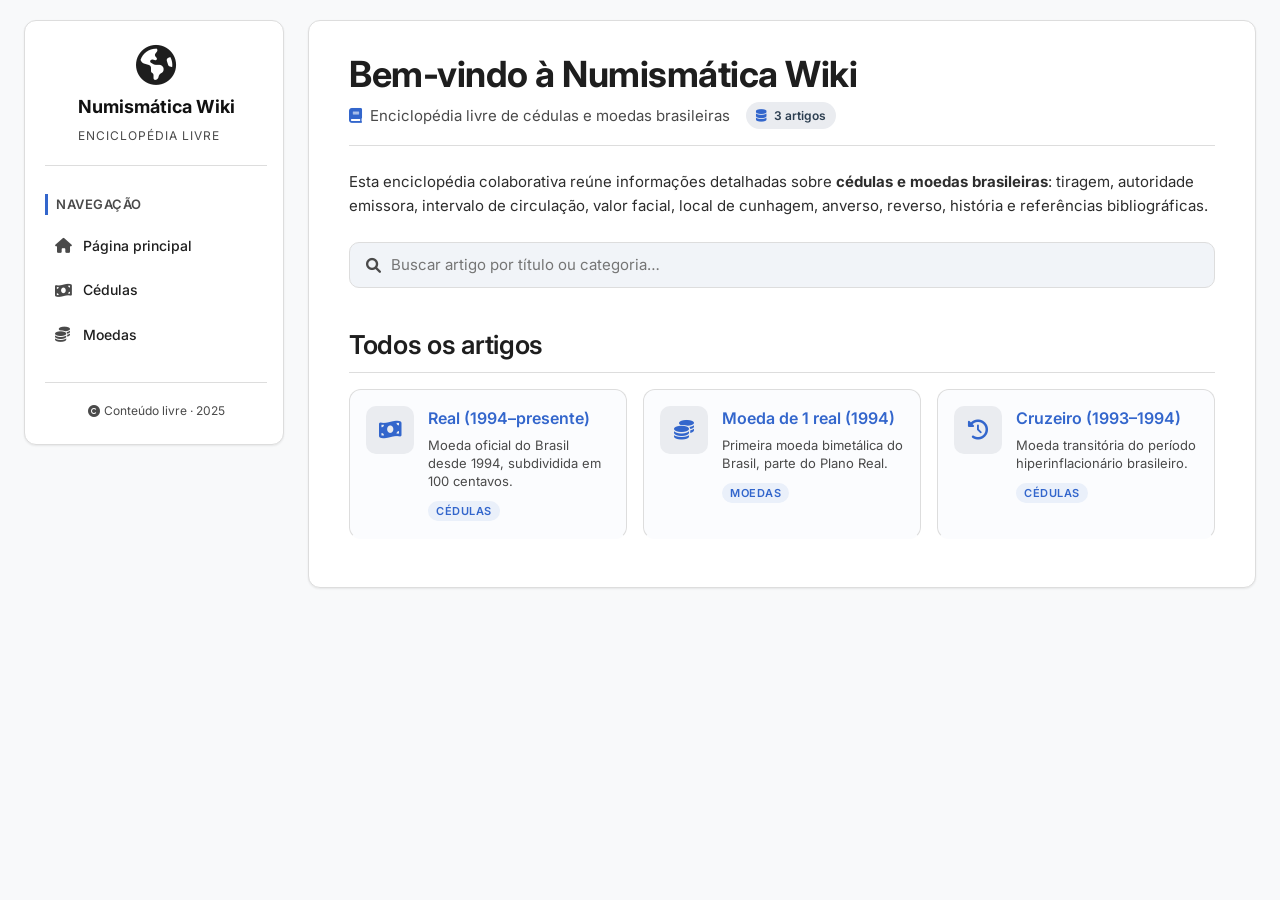
<file: index.html>
<!DOCTYPE html>
<html lang="pt-BR">
<head>
  <meta charset="UTF-8">
  <meta name="viewport" content="width=device-width, initial-scale=1.0">
  <title>Numismática Wiki · Enciclopédia de Cédulas e Moedas do Brasil</title>
  <link rel="preconnect" href="https://fonts.googleapis.com">
  <link href="https://fonts.googleapis.com/css2?family=Inter:wght@400;500;600;700&display=swap" rel="stylesheet">
  <link rel="stylesheet" href="https://cdnjs.cloudflare.com/ajax/libs/font-awesome/6.0.0-beta3/css/all.min.css">
  <link rel="stylesheet" href="css/style.css">
</head>
<body>
  <div class="wiki-container">
    <aside class="sidebar">
      <a href="index.html" class="sidebar-logo" style="text-decoration:none;color:inherit">
        <i class="fas fa-globe-americas globe-icon"></i>
        <div>
          <div class="wiki-title">Numismática Wiki</div>
          <div class="wiki-subtitle">Enciclopédia livre</div>
        </div>
      </a>

      <nav class="nav-section">
        <h3>Navegação</h3>
        <ul>
          <li><a href="index.html"><i class="fas fa-home"></i> Página principal</a></li>
          <li><a href="#cedulas"><i class="fas fa-money-bill-wave"></i> Cédulas</a></li>
          <li><a href="#moedas"><i class="fas fa-coins"></i> Moedas</a></li>
        </ul>
      </nav>

      <div class="sidebar-footer">
        <i class="fas fa-copyright"></i> Conteúdo livre · 2025
      </div>
    </aside>

    <main class="main-content">
      <header class="article-header">
        <h1>Bem-vindo à Numismática Wiki</h1>
        <div class="article-subhead">
          <span><i class="fas fa-book"></i> Enciclopédia livre de cédulas e moedas brasileiras</span>
          <span class="badge"><i class="fas fa-database"></i> <span id="contador-artigos">…</span> artigos</span>
        </div>
      </header>

      <section class="content-section">
        <p>Esta enciclopédia colaborativa reúne informações detalhadas sobre <strong>cédulas e moedas brasileiras</strong>: tiragem, autoridade emissora, intervalo de circulação, valor facial, local de cunhagem, anverso, reverso, história e referências bibliográficas.</p>

        <div class="search-bar">
          <i class="fas fa-search"></i>
          <input type="search" id="busca" placeholder="Buscar artigo por título ou categoria…">
        </div>

        <h2 id="todos">Todos os artigos</h2>
        <div class="card-grid" id="lista-artigos">
          <div class="loading"><i class="fas fa-spinner fa-spin"></i> Carregando índice…</div>
        </div>
      </section>
    </main>
  </div>

  <script src="js/index.js"></script>
</body>
</html>
</file>
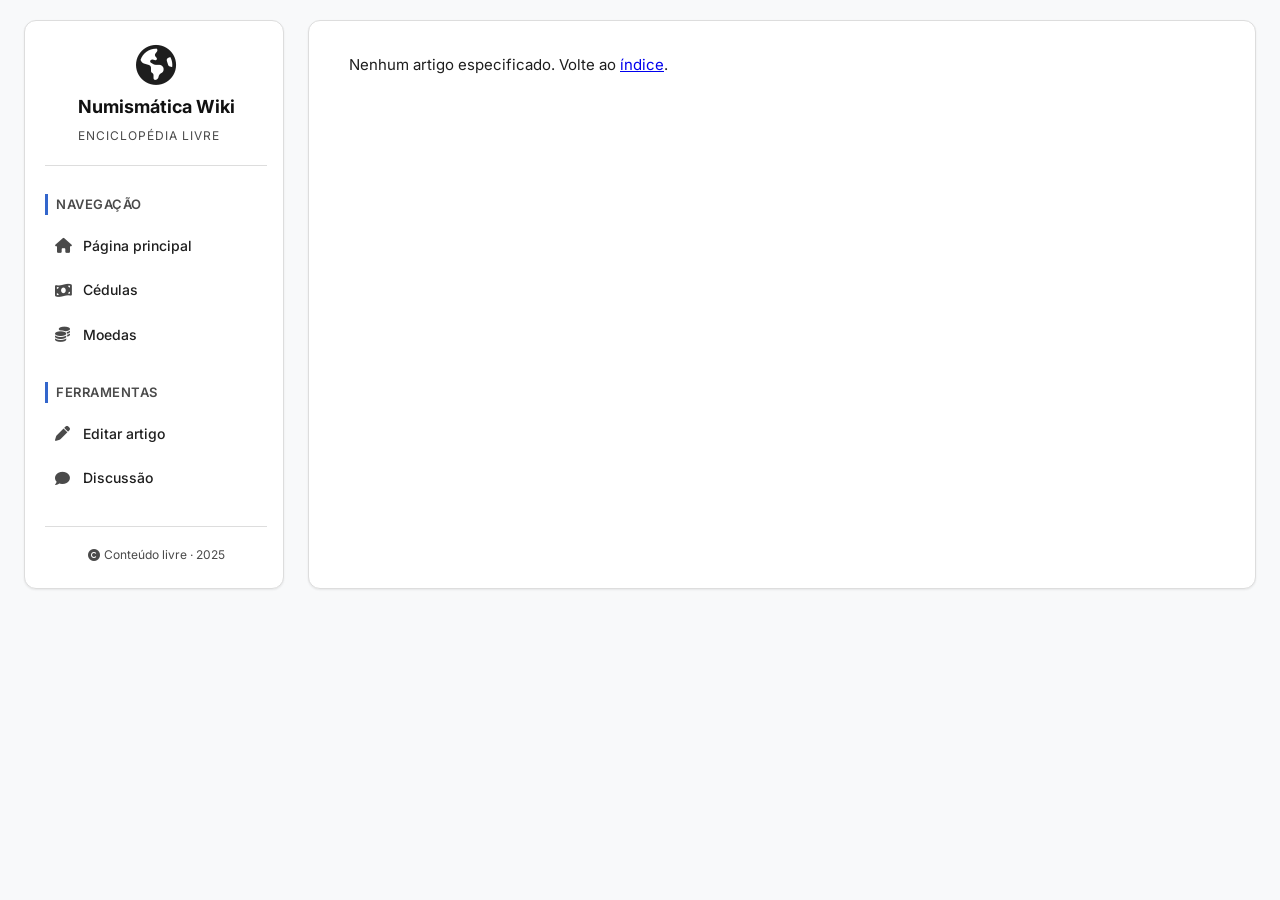
<file: artigo.html>
<!DOCTYPE html>
<html lang="pt-BR">
<head>
  <meta charset="UTF-8">
  <meta name="viewport" content="width=device-width, initial-scale=1.0">
  <title>Carregando… · Numismática Wiki</title>
  <link rel="preconnect" href="https://fonts.googleapis.com">
  <link href="https://fonts.googleapis.com/css2?family=Inter:wght@400;500;600;700&display=swap" rel="stylesheet">
  <link rel="stylesheet" href="https://cdnjs.cloudflare.com/ajax/libs/font-awesome/6.0.0-beta3/css/all.min.css">
  <link rel="stylesheet" href="css/style.css">
</head>
<body>
  <div class="wiki-container">
    <aside class="sidebar">
      <a href="index.html" class="sidebar-logo" style="text-decoration:none;color:inherit">
        <i class="fas fa-globe-americas globe-icon"></i>
        <div>
          <div class="wiki-title">Numismática Wiki</div>
          <div class="wiki-subtitle">Enciclopédia livre</div>
        </div>
      </a>

      <nav class="nav-section">
        <h3>Navegação</h3>
        <ul>
          <li><a href="index.html"><i class="fas fa-home"></i> Página principal</a></li>
          <li><a href="index.html#cedulas"><i class="fas fa-money-bill-wave"></i> Cédulas</a></li>
          <li><a href="index.html#moedas"><i class="fas fa-coins"></i> Moedas</a></li>
        </ul>
      </nav>

      <nav class="nav-section">
        <h3>Ferramentas</h3>
        <ul>
          <li><a href="#"><i class="fas fa-pen"></i> Editar artigo</a></li>
          <li><a href="#"><i class="fas fa-comment"></i> Discussão</a></li>
        </ul>
      </nav>

      <div class="sidebar-footer">
        <i class="fas fa-copyright"></i> Conteúdo livre · 2025
      </div>
    </aside>

    <main class="main-content" id="app">
      <div class="loading"><i class="fas fa-spinner fa-spin"></i> Carregando artigo…</div>
    </main>
  </div>

  <script src="js/app.js"></script>
</body>
</html>
</file>
<file: css/style.css>
* { margin: 0; padding: 0; box-sizing: border-box; }

:root {
  --bg-page: #f8f9fa;
  --bg-content: #ffffff;
  --text-primary: #1e1e1e;
  --text-secondary: #4a4a4a;
  --border-light: #dddddd;
  --border-medium: #c8c8c8;
  --accent-blue: #3366cc;
  --accent-gray: #eaecf0;
  --shadow-sm: 0 1px 3px rgba(0,0,0,0.03), 0 1px 2px rgba(0,0,0,0.05);
  --font-sans: 'Inter', -apple-system, BlinkMacSystemFont, 'Segoe UI', Roboto, sans-serif;
}

body {
  font-family: var(--font-sans);
  background: var(--bg-page);
  color: var(--text-primary);
  line-height: 1.6;
  font-size: 15px;
}

/* ===== LAYOUT ===== */
.wiki-container {
  max-width: 1400px;
  margin: 0 auto;
  display: grid;
  grid-template-columns: 260px 1fr;
  gap: 24px;
  padding: 20px 24px 40px;
}

/* ===== SIDEBAR ===== */
.sidebar {
  background: var(--bg-content);
  border: 1px solid var(--border-light);
  border-radius: 12px;
  padding: 24px 16px 24px 20px;
  box-shadow: var(--shadow-sm);
  height: fit-content;
  position: sticky;
  top: 20px;
}

.sidebar-logo {
  display: flex;
  flex-direction: column;
  align-items: center;
  margin-bottom: 28px;
  padding-bottom: 20px;
  border-bottom: 1px solid var(--border-light);
}
.sidebar-logo .globe-icon { font-size: 40px; color: var(--text-primary); margin-bottom: 8px; }
.wiki-title { font-weight: 700; font-size: 18px; text-align: center; color: #111; }
.wiki-subtitle { font-size: 12px; color: var(--text-secondary); text-transform: uppercase; letter-spacing: 1px; margin-top: 4px; }

.nav-section { margin-bottom: 28px; }
.nav-section h3 {
  font-size: 13px; text-transform: uppercase; letter-spacing: 0.5px;
  color: var(--text-secondary); font-weight: 600; margin-bottom: 12px;
  padding-left: 8px; border-left: 3px solid var(--accent-blue);
}
.nav-section ul { list-style: none; }
.nav-section li { margin-bottom: 6px; }
.nav-section a {
  display: flex; align-items: center; gap: 10px;
  padding: 8px 10px; border-radius: 8px;
  color: var(--text-primary); text-decoration: none;
  font-size: 14px; font-weight: 500;
  transition: background 0.15s;
}
.nav-section a i { width: 18px; color: var(--text-secondary); font-size: 15px; }
.nav-section a:hover { background: var(--accent-gray); color: var(--accent-blue); }
.nav-section a:hover i { color: var(--accent-blue); }

.sidebar-footer {
  font-size: 12px; color: var(--text-secondary);
  border-top: 1px solid var(--border-light);
  padding-top: 18px; margin-top: 12px; text-align: center;
}

/* ===== MAIN ===== */
.main-content {
  background: var(--bg-content);
  border: 1px solid var(--border-light);
  border-radius: 12px;
  padding: 32px 40px 48px;
  box-shadow: var(--shadow-sm);
  min-width: 0;
}

.article-header { margin-bottom: 24px; border-bottom: 1px solid var(--border-light); padding-bottom: 16px; }
.article-header h1 { font-size: 36px; font-weight: 700; line-height: 1.2; margin-bottom: 6px; letter-spacing: -0.5px; }
.article-subhead {
  font-size: 15px; color: var(--text-secondary);
  display: flex; gap: 16px; flex-wrap: wrap; align-items: center;
}
.article-subhead i { margin-right: 4px; color: var(--accent-blue); }
.badge {
  background: var(--accent-gray); padding: 4px 10px; border-radius: 20px;
  font-size: 12px; font-weight: 600; color: #2c3e50;
}

/* ===== INFOBOX + SELO HOLOGRÁFICO ===== */
.infobox {
  float: right; width: 320px; margin: 0 0 24px 32px;
  background: #fdfdfd; border: 1px solid var(--border-medium);
  border-radius: 10px; padding: 18px 18px 12px; font-size: 14px;
  box-shadow: var(--shadow-sm);
}
.infobox-title {
  font-weight: 700; font-size: 18px; text-align: center;
  margin-bottom: 16px; border-bottom: 1px solid var(--border-light); padding-bottom: 10px;
}

.hologram-seal {
  position: relative; margin: 0 auto 18px;
  width: 100%; aspect-ratio: 16 / 10;
  border-radius: 14px; padding: 8px;
  background: #fff;
  background-image: conic-gradient(from var(--angle, 0deg),
    #ff0080, #ff8c00, #ffe600, #00ff88, #00c8ff, #6a00ff, #ff0080, #ff8c00);
  background-size: 300% 300%;
  animation: holoRotate 6s linear infinite;
  box-shadow: 0 0 12px rgba(255,0,128,0.35), 0 0 24px rgba(0,200,255,0.25), 0 4px 16px rgba(0,0,0,0.15);
  transition: transform 0.3s, box-shadow 0.3s;
}
.hologram-seal:hover {
  transform: scale(1.02);
  box-shadow: 0 0 18px rgba(255,0,128,0.5), 0 0 32px rgba(0,200,255,0.4), 0 6px 20px rgba(0,0,0,0.2);
}
.hologram-seal .seal-inner {
  position: relative; width: 100%; height: 100%;
  border-radius: 10px; overflow: hidden;
  background: radial-gradient(circle at 30% 30%, #f0f5ff, #d8e2f0 70%);
  display: flex; flex-direction: column; align-items: center; justify-content: center;
  color: #3a4a5e;
}
.hologram-seal .seal-inner::after {
  content: ""; position: absolute; inset: 0;
  background: linear-gradient(115deg,
    transparent 20%, rgba(255,255,255,0) 35%,
    rgba(255,255,255,0.7) 45%, rgba(180,230,255,0.5) 50%,
    rgba(255,200,240,0.6) 55%, rgba(255,255,255,0) 65%, transparent 80%);
  background-size: 300% 100%;
  animation: holoShine 3.5s ease-in-out infinite;
  pointer-events: none; mix-blend-mode: screen;
}
.hologram-seal .seal-inner::before {
  content: ""; position: absolute; inset: 0;
  background-image: repeating-linear-gradient(45deg,
    rgba(255,255,255,0.12) 0px, rgba(255,255,255,0.12) 2px,
    transparent 2px, transparent 6px);
  pointer-events: none; opacity: 0.7;
}
.seal-currency-icon { font-size: 56px; color: #2f4a6e; text-shadow: 0 2px 4px rgba(0,0,0,0.1); z-index: 1; }
.seal-label { font-size: 13px; font-weight: 600; margin-top: 6px; color: #2f4a6e; z-index: 1; text-transform: uppercase; letter-spacing: 0.3px; }
.seal-value { font-size: 22px; font-weight: 800; color: #1a2b40; z-index: 1; }

@keyframes holoRotate { 0% { background-position: 0% 50%; } 100% { background-position: 300% 50%; } }
@keyframes holoShine {
  0% { background-position: 150% 0%; opacity: 0; }
  15% { opacity: 0.9; }
  50% { background-position: -50% 0%; opacity: 0.8; }
  100% { background-position: -150% 0%; opacity: 0; }
}

.infobox-row { display: flex; border-bottom: 1px solid #eee; padding: 8px 0; }
.infobox-row:last-child { border-bottom: none; }
.infobox-row.obrigatorio .infobox-label { color: #1a4a8f; }
.infobox-label { width: 42%; font-weight: 600; color: #2c3e50; font-size: 13.5px; }
.infobox-data { width: 58%; color: #2e4057; font-size: 13.5px; }

/* ===== TIPOGRAFIA ===== */
.content-section h2 {
  font-size: 26px; font-weight: 600;
  border-bottom: 1px solid var(--border-light);
  padding-bottom: 6px; margin: 36px 0 16px; letter-spacing: -0.3px;
  clear: none;
}
.content-section p { margin-bottom: 18px; color: #2d2d2d; }
.content-section a { color: var(--accent-blue); text-decoration: none; border-bottom: 1px solid transparent; }
.content-section a:hover { border-bottom-color: var(--accent-blue); }
.content-section sup { font-size: 11px; }
.content-section sup a { color: var(--accent-blue); font-weight: 600; }
.content-section ul, .content-section ol { margin: 12px 0 20px 32px; }
.content-section li { margin-bottom: 8px; }

/* ===== TABELAS ===== */
.table-wrapper { overflow-x: auto; -webkit-overflow-scrolling: touch; border-radius: 10px; margin: 20px 0; }
.table-caption { font-size: 13px; font-style: italic; color: var(--text-secondary); margin-bottom: 6px; }
.currency-table {
  width: 100%; border-collapse: collapse; font-size: 14px;
  border-radius: 10px; overflow: hidden;
  box-shadow: 0 1px 3px rgba(0,0,0,0.05); min-width: 500px;
}
.currency-table th {
  background: #f1f4f8; font-weight: 600; text-align: left;
  padding: 14px 16px; color: #1e2b3a; border-bottom: 2px solid var(--border-medium);
}
.currency-table td { padding: 12px 16px; border-bottom: 1px solid #e9ecf0; background: #fff; }
.currency-table tr:last-child td { border-bottom: none; }
.currency-table tr:hover td { background: #f8faff; }

/* ===== GALERIA ===== */
.image-gallery { display: flex; flex-wrap: wrap; gap: 20px; margin: 28px 0 20px; }
.gallery-item {
  flex: 1 1 160px; background: #f8f9fc; border: 1px solid var(--border-light);
  border-radius: 12px; padding: 16px 12px; text-align: center;
  transition: transform 0.1s, box-shadow 0.1s;
}
.gallery-item:hover { box-shadow: 0 4px 12px rgba(0,0,0,0.04); transform: translateY(-2px); }
.gallery-item i { font-size: 36px; color: #4a5b6e; margin-bottom: 10px; display: block; }
.gallery-caption { font-size: 13px; color: #4d5a6b; font-weight: 500; }

/* ===== LINHA DO TEMPO ===== */
.timeline { list-style: none; margin: 20px 0; padding-left: 0; border-left: 3px solid var(--accent-blue); }
.timeline li {
  display: flex; gap: 16px; padding: 10px 0 10px 20px;
  position: relative; align-items: baseline;
}
.timeline li::before {
  content: ""; position: absolute; left: -8px; top: 18px;
  width: 13px; height: 13px; border-radius: 50%;
  background: var(--accent-blue); border: 2px solid #fff;
  box-shadow: 0 0 0 1px var(--accent-blue);
}
.tl-date { font-weight: 700; color: var(--accent-blue); min-width: 110px; font-size: 13.5px; }
.tl-event { flex: 1; font-size: 14px; }

/* ===== REFERÊNCIAS ===== */
.referencias { margin-top: 48px; padding-top: 20px; border-top: 2px solid var(--border-light); }
.referencias h2 { font-size: 22px; margin-bottom: 16px; }
.ref-list { margin-left: 24px; }
.ref-list li { margin-bottom: 12px; font-size: 13.5px; color: #2d2d2d; line-height: 1.5; }
.ref-list li:target { background: #fff8d6; padding: 4px 8px; border-radius: 4px; }

/* ===== RODAPÉ DO ARTIGO ===== */
.article-footer {
  margin-top: 40px; padding-top: 20px; border-top: 1px solid var(--border-light);
  font-size: 13px; color: var(--text-secondary);
  display: flex; justify-content: space-between; align-items: center;
  flex-wrap: wrap; gap: 12px;
  clear: both;
}
.categories a {
  background: #eef2f7; padding: 4px 12px; border-radius: 20px;
  color: #2c3e50; text-decoration: none; font-size: 12px; font-weight: 500;
  margin-right: 6px; margin-bottom: 4px; display: inline-block; transition: background 0.1s;
}
.categories a:hover { background: #d9e1ec; color: var(--accent-blue); }

/* ===== HOME: BUSCA E CARDS ===== */
.search-bar {
  display: flex; align-items: center; gap: 10px;
  background: #f1f4f8; border: 1px solid var(--border-light);
  border-radius: 10px; padding: 10px 16px; margin: 24px 0 20px;
  transition: border-color 0.15s, box-shadow 0.15s;
}
.search-bar:focus-within { border-color: var(--accent-blue); box-shadow: 0 0 0 3px rgba(51,102,204,0.12); }
.search-bar i { color: var(--text-secondary); }
.search-bar input { flex: 1; border: none; background: transparent; font: inherit; font-size: 15px; outline: none; color: var(--text-primary); }

.card-grid {
  display: grid;
  grid-template-columns: repeat(auto-fill, minmax(240px, 1fr));
  gap: 16px;
  margin-top: 16px;
}
.article-card {
  display: flex; gap: 14px; align-items: flex-start;
  background: #fbfcfe; border: 1px solid var(--border-light);
  border-radius: 12px; padding: 16px; text-decoration: none; color: inherit;
  transition: transform 0.15s, box-shadow 0.15s, border-color 0.15s;
}
.article-card:hover {
  transform: translateY(-2px);
  border-color: var(--accent-blue);
  box-shadow: 0 6px 16px rgba(0,0,0,0.06);
}
.card-icon {
  width: 48px; height: 48px; flex-shrink: 0;
  border-radius: 10px; background: var(--accent-gray);
  display: flex; align-items: center; justify-content: center;
  color: var(--accent-blue); font-size: 20px;
}
.card-body h3 { font-size: 16px; font-weight: 600; margin-bottom: 4px; }
.card-body p { font-size: 13px; color: var(--text-secondary); margin-bottom: 8px; line-height: 1.4; }
.card-tag {
  font-size: 11px; font-weight: 600; text-transform: uppercase;
  letter-spacing: 0.5px; color: var(--accent-blue);
  background: #eaf0fa; padding: 3px 8px; border-radius: 10px;
}

/* ===== ESTADOS ===== */
.loading { text-align: center; padding: 40px 20px; color: var(--text-secondary); }
.loading i { margin-right: 8px; }
.erro { padding: 24px; background: #fff5f5; border: 1px solid #ffc9c9; border-radius: 10px; color: #7a1a1a; }
.erro h2 { font-size: 20px; margin-bottom: 8px; color: #7a1a1a; }
.erro code { background: #fff0f0; padding: 2px 6px; border-radius: 4px; font-size: 13px; }

/* ===== RESPONSIVIDADE ===== */
@media (max-width: 1100px) {
  .wiki-container { grid-template-columns: 1fr; padding: 16px; gap: 16px; }
  .sidebar { position: static; display: flex; flex-wrap: wrap; gap: 20px; padding: 16px 20px; }
  .sidebar-logo { margin-bottom: 0; padding-bottom: 0; border-bottom: none; flex-direction: row; gap: 10px; }
  .sidebar-logo .globe-icon { font-size: 28px; margin-bottom: 0; }
  .nav-section { margin-bottom: 0; flex: 1 1 140px; }
  .sidebar-footer { display: none; }
  .infobox { float: none; width: 100%; max-width: 400px; margin: 0 auto 24px; }
}

@media (max-width: 600px) {
  .main-content { padding: 20px 16px; }
  .article-header h1 { font-size: 26px; }
  .article-subhead { gap: 10px; font-size: 14px; }
  .image-gallery { flex-direction: column; }
  .gallery-item { flex: 1 1 auto; }
  .currency-table { font-size: 13px; }
  .currency-table th, .currency-table td { padding: 10px 10px; }
  .infobox { padding: 14px; }
  .seal-currency-icon { font-size: 42px; }
  .seal-value { font-size: 18px; }
  .seal-label { font-size: 11px; }
  .hologram-seal { padding: 6px; border-radius: 12px; }
  .article-footer { flex-direction: column; align-items: flex-start; }
  .timeline li { flex-direction: column; gap: 4px; }
  .tl-date { min-width: auto; }
  .card-grid { grid-template-columns: 1fr; }
}

@media (max-width: 400px) {
  .infobox-row { flex-direction: column; }
  .infobox-label { width: 100%; margin-bottom: 2px; }
  .infobox-data { width: 100%; }
}
</file>
